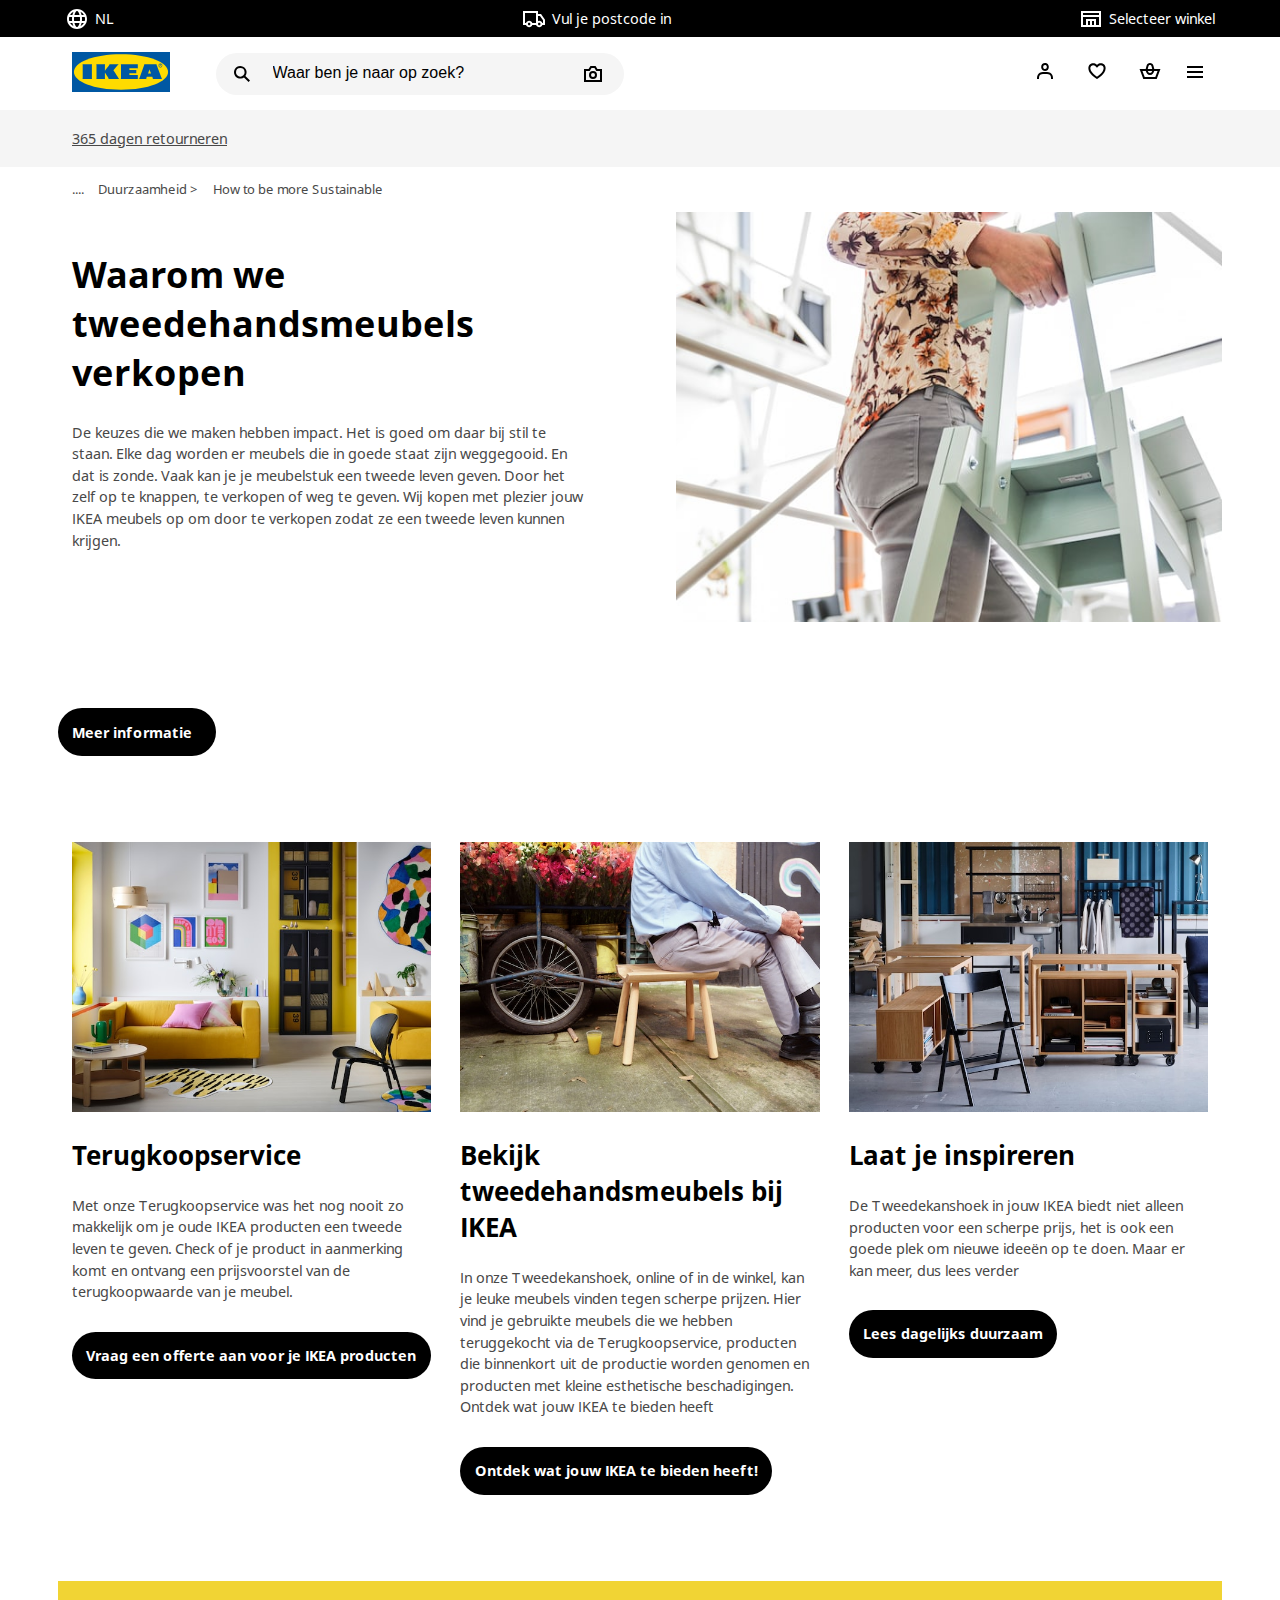
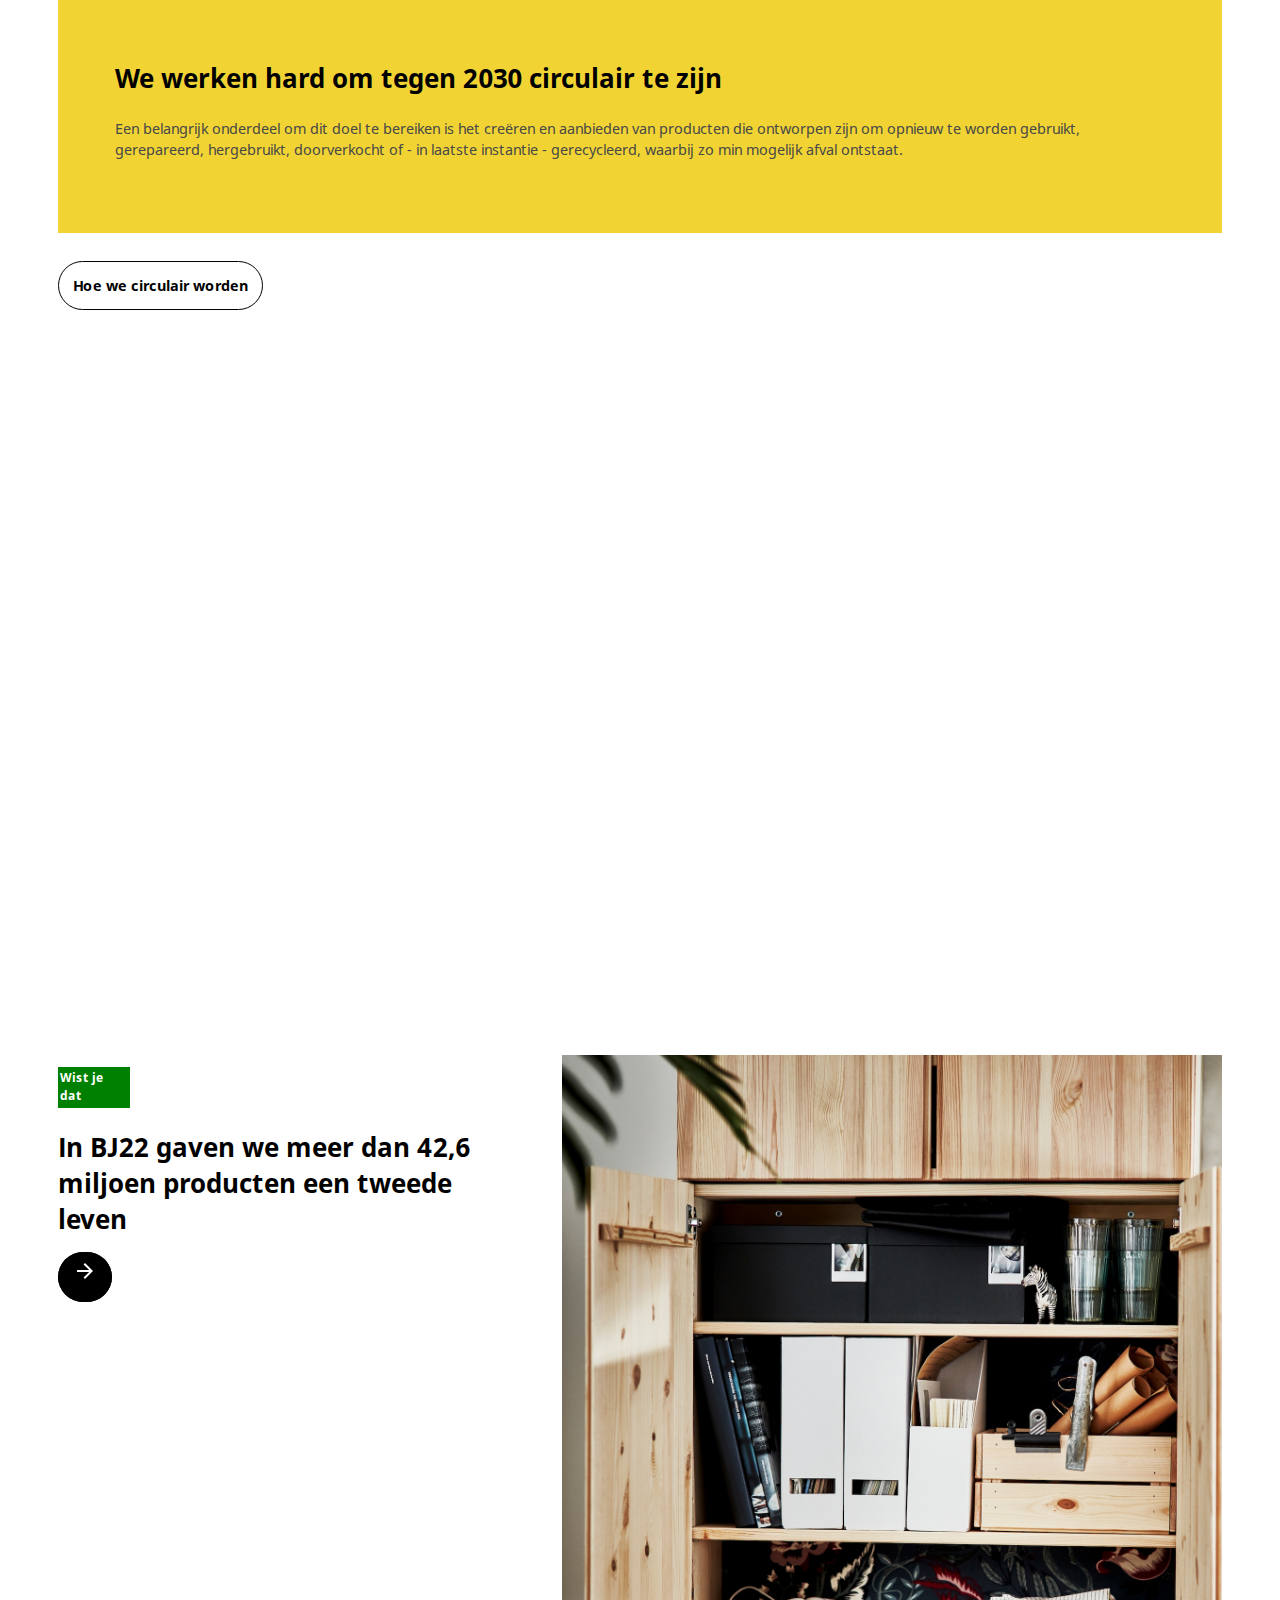
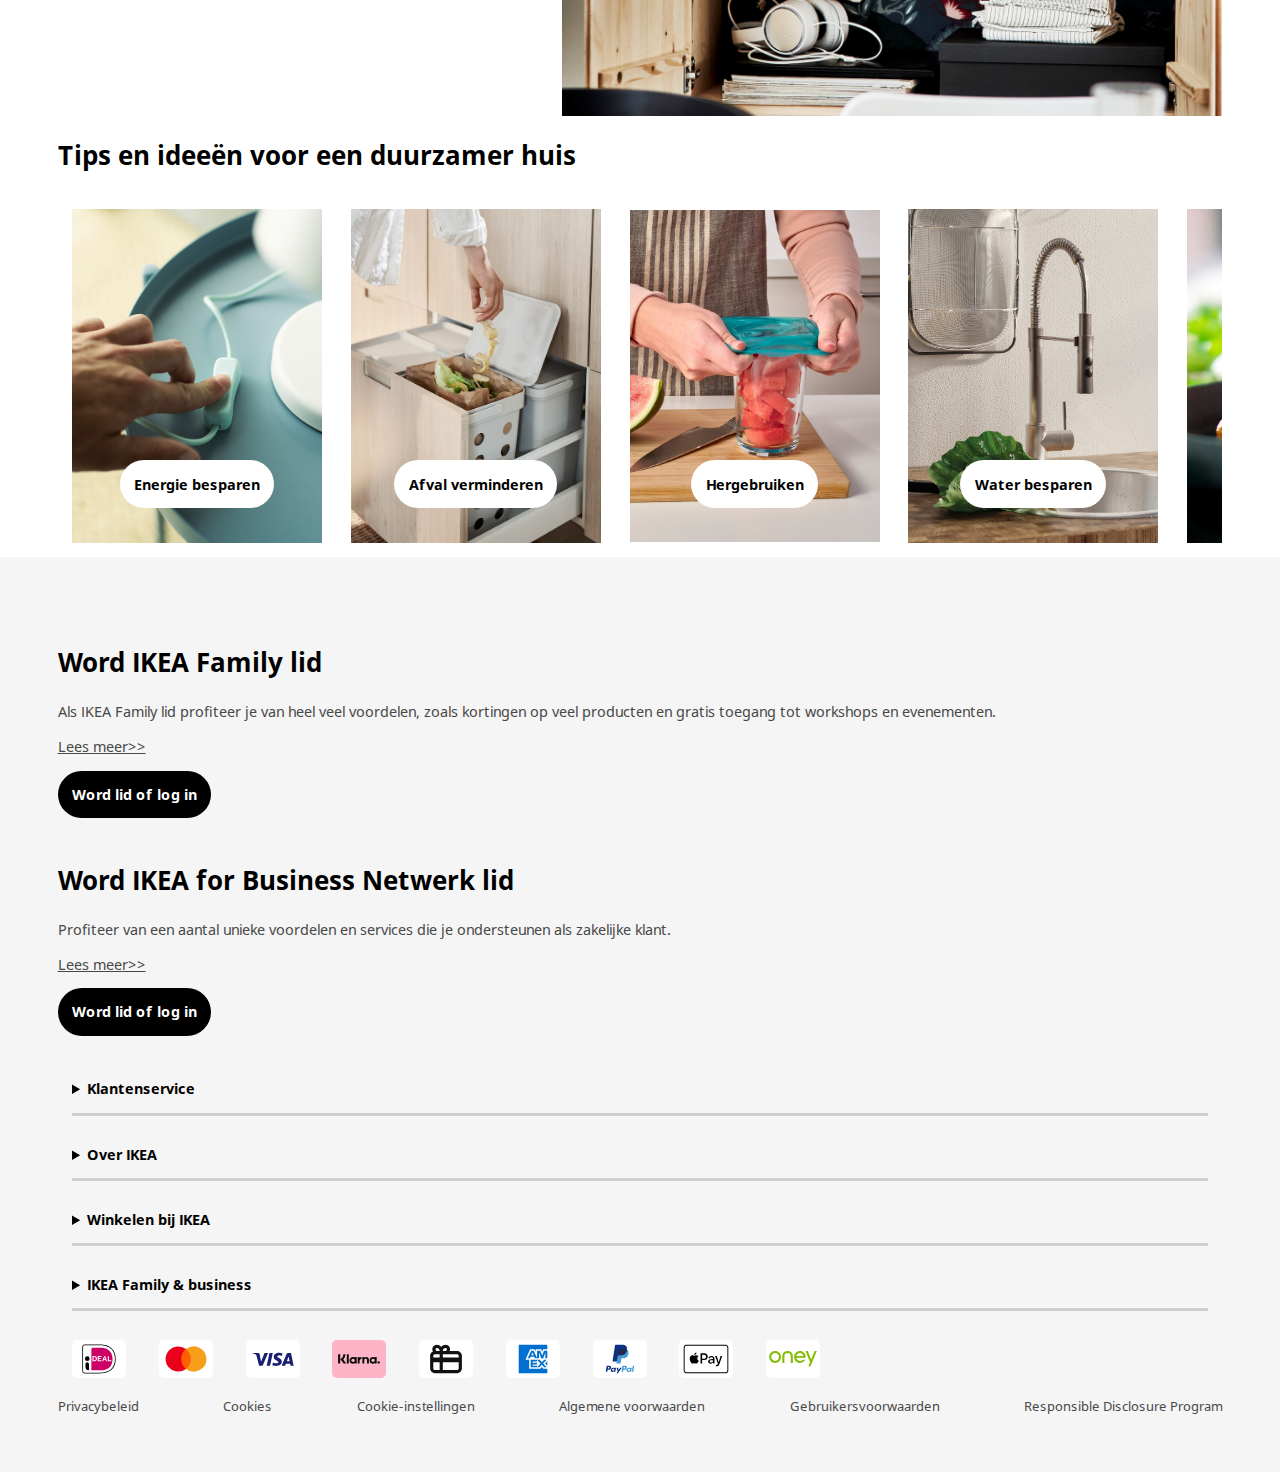
<file: pagina2.html>
<!DOCTYPE html>
<html lang="nl">
	
<head>
	<meta charset="UTF-8">
	<meta name="author" content="jouw naam">
	<meta name="viewport" content="width=device-width, initial-scale=1">
	<title>IKEA Nederland | Interieur Online bestellen - IKEA</title>
	<link href="styles/main.css" rel="stylesheet">
	<link href="styles/pagina2.css" rel="stylesheet">
	<link rel="icon" type="image/svg+xml" href="images/ikea.svg">
</head>

<body>
	<header>
		<nav>
			<ul>	
				<li><svg focusable="false" width="24" height="24" aria-hidden="true" class="hnf-svg-icon hnf-btn__icon"><path fill-rule="evenodd" clip-rule="evenodd" d="M13.7467 18.1766C12.9482 19.7737 12.2151 20 12 20c-.2151 0-.9482-.2263-1.7467-1.8234-.3065-.6131-.5745-1.3473-.7831-2.1766h5.0596c-.2086.8293-.4766 1.5635-.7831 2.1766zM14.8885 14h-5.777A17.7354 17.7354 0 0 1 9 12c0-.6949.0392-1.3641.1115-2h5.777c.0723.6359.1115 1.3051.1115 2 0 .6949-.0392 1.3641-.1115 2zm1.6955 2c-.2658 1.2166-.6492 2.307-1.1213 3.2138A8.0347 8.0347 0 0 0 18.9297 16H16.584zm3.164-2H16.9c.0656-.6462.1-1.3151.1-2 0-.6849-.0344-1.3538-.1-2h2.848A8.0156 8.0156 0 0 1 20 12a8.0156 8.0156 0 0 1-.252 2zm-.8183-6a8.035 8.035 0 0 0-3.467-3.2138c.4721.9068.8555 1.9972 1.1213 3.2138h2.3457zm-4.3999 0c-.2086-.8293-.4766-1.5635-.7831-2.1766C12.9482 4.2264 12.2151 4 12 4c-.2151 0-.9482.2263-1.7467 1.8234-.3065.613-.5745 1.3473-.7831 2.1766h5.0596zM7.416 8c.2658-1.2166.6491-2.307 1.1213-3.2138A8.035 8.035 0 0 0 5.0703 8H7.416zm-3.164 2A8.0147 8.0147 0 0 0 4 12c0 .6906.0875 1.3608.252 2H7.1a19.829 19.829 0 0 1-.1-2c0-.6849.0344-1.3538.1-2H4.252zm3.164 6H5.0704a8.0347 8.0347 0 0 0 3.467 3.2138C8.0651 18.307 7.6818 17.2166 7.4161 16zM22 12c0-5.5229-4.4772-10-10-10C6.4771 2 2 6.4771 2 12c0 5.5228 4.4771 10 10 10 5.5228 0 10-4.4772 10-10z"></path></svg><a href="#" aria-label="Selecteer een taal">NL</a></li>		<!-- SVG van Ikea website overgenomen -->
				<li><svg focusable="false" width="24" height="24" aria-hidden="true" class="hnf-svg-icon"><path fill-rule="evenodd" clip-rule="evenodd" d="M1 4h15v3h3.0246l3.9793 5.6848V18h-2.6567c-.4218 1.3056-1.6473 2.25-3.0933 2.25-1.446 0-2.6715-.9444-3.0932-2.25h-3.9044c-.4217 1.3056-1.6472 2.25-3.0932 2.25S4.4916 19.3056 4.0698 18H1V4zm3.0698 12c.4218-1.3056 1.6473-2.25 3.0933-2.25 1.446 0 2.6715.9444 3.0932 2.25H14V6H3v10h1.0698zM16 14.0007a3.24 3.24 0 0 1 1.2539-.2507c1.446 0 2.6715.9444 3.0933 2.25h.6567v-2.6848L17.9833 9H16v5.0007zM7.163 15.75c-.6903 0-1.25.5596-1.25 1.25s.5597 1.25 1.25 1.25c.6904 0 1.25-.5596 1.25-1.25s-.5596-1.25-1.25-1.25zm10.0909 0c-.6904 0-1.25.5596-1.25 1.25s.5596 1.25 1.25 1.25 1.25-.5596 1.25-1.25-.5596-1.25-1.25-1.25z"></path></svg><a href="#" aria-label="Vul je postcode in">Vul je postcode in</a></li>	<!-- SVG van Ikea website overgenomen -->
				<li><svg focusable="false" width="24" height="24" aria-hidden="true" class="hnf-svg-icon"><path fill-rule="evenodd" clip-rule="evenodd" d="M2 4v16h20V4H2zm2 4V6h16v2H4zm0 2v8h3v-6h10v6h3v-8H4zm11 4h-2v4h2v-4zm-4 0H9v4h2v-4z"></path></svg><a href="#" aria-label="Selecteer een winkel">Selecteer winkel</a></li>			<!-- SVG van Ikea website overgenomen -->
			</ul>
		</nav>
		<section>
			<a href src="pagina2.html"><img src="images/ikea.svg" alt="Homepagina"></a>
			<form>
				<svg width="24" height="24" viewBox="0 0 24 24" aria-hidden="true" class="svg-icon search-field__search-icon search-field__search-icon--show"><path fill-rule="evenodd" clip-rule="evenodd" d="M13.98 15.395a6.294 6.294 0 111.414-1.414l4.602 4.601-1.414 1.414-4.602-4.601zm.607-5.101a4.294 4.294 0 11-8.587 0 4.294 4.294 0 018.587 0z" fill="currentColor"></path></svg>
				<input type="text" id="fname" name="zoeken" placeholder="Waar ben je naar op zoek?">
				<svg width="24" height="24" viewBox="0 0 24 24" aria-hidden="true" class="svg-icon"><path fill-rule="evenodd" clip-rule="evenodd" d="M16.002 13a4 4 0 11-8 0 4 4 0 018 0zm-2 0a2 2 0 11-4 0 2 2 0 014 0z" fill="currentColor"></path><path fill-rule="evenodd" clip-rule="evenodd" d="M9.443 4L7.586 7H3v13h18V7h-4.586l-1.857-3H9.443zm1.114 2h2.886L15.3 9H19v9H5V9h3.7l1.857-3z" fill="currentColor"></path></svg>
			</form>
				<ul>
					<li><a href="#" aria-label="Profiel bekijken">
						<svg viewBox="0 0 24 24" focusable="false" width="24" height="24" aria-hidden="true" class="hnf-svg-icon hnf-btn__icon hnf-avatar-person__icon"><path fill-rule="evenodd" clip-rule="evenodd" d="M10.6724 6.4678c.2734-.2812.6804-.4707 1.3493-.4707.3971 0 .705.0838.9529.2225.241.1348.4379.3311.5934.6193l.0033.006c.1394.2541.237.6185.237 1.1403 0 .7856-.2046 1.2451-.4796 1.5278l-.0048.005c-.2759.2876-.679.4764-1.334.4764-.3857 0-.6962-.082-.956-.2241-.2388-.1344-.4342-.3293-.5888-.6147-.1454-.275-.2419-.652-.2419-1.1704 0-.7902.2035-1.2442.4692-1.5174zm1.3493-2.4717c-1.0834 0-2.054.3262-2.7838 1.0766-.7376.7583-1.0358 1.781-1.0358 2.9125 0 .7656.1431 1.483.4773 2.112l.0031.0058c.3249.602.785 1.084 1.3777 1.4154l.0062.0035c.5874.323 1.2368.4736 1.9235.4736 1.0818 0 2.0484-.3333 2.7755-1.0896.7406-.7627 1.044-1.786 1.044-2.9207 0-.7629-.1421-1.4784-.482-2.0996-.3247-.6006-.7844-1.0815-1.376-1.4125-.5858-.3276-1.2388-.477-1.9297-.477zM6.4691 16.8582c.2983-.5803.7228-1.0273 1.29-1.3572.5582-.3191 1.2834-.5049 2.2209-.5049h4.04c.9375 0 1.6626.1858 2.2209.5049.5672.3299.9917.7769 1.29 1.3572.3031.5896.4691 1.2936.4691 2.1379v1h2v-1c0-1.1122-.2205-2.1384-.6904-3.0523a5.3218 5.3218 0 0 0-2.0722-2.1769c-.9279-.5315-2.0157-.7708-3.2174-.7708H9.98c-1.1145 0-2.2483.212-3.2225.7737-.8982.5215-1.5928 1.2515-2.0671 2.174C4.2205 16.8577 4 17.8839 4 18.9961v1h2v-1c0-.8443.166-1.5483.4691-2.1379z"></path></svg>
					</a></li>
					<li><a href="#" aria-label="Lijst van favoriete items">
						<svg viewBox="0 0 24 24" focusable="false" width="24" height="24" aria-hidden="true" class="hnf-svg-icon hnf-btn__icon hnf-svg-icon hnf-svg-icon--heart"><path fill-rule="evenodd" clip-rule="evenodd" d="M19.205 5.599c.9541.954 1.4145 2.2788 1.4191 3.6137 0 3.0657-2.2028 5.7259-4.1367 7.5015-1.2156 1.1161-2.5544 2.1393-3.9813 2.9729L12 20.001l-.501-.3088c-.9745-.5626-1.8878-1.2273-2.7655-1.9296-1.1393-.9117-2.4592-2.1279-3.5017-3.5531-1.0375-1.4183-1.8594-3.1249-1.8597-4.9957-.0025-1.2512.3936-2.5894 1.419-3.6149 1.8976-1.8975 4.974-1.8975 6.8716 0l.3347.3347.336-.3347c1.8728-1.8722 4.9989-1.8727 6.8716 0zm-7.2069 12.0516c.6695-.43 1.9102-1.2835 3.1366-2.4096 1.8786-1.7247 3.4884-3.8702 3.4894-6.0264-.0037-.849-.2644-1.6326-.8333-2.2015-1.1036-1.1035-2.9413-1.0999-4.0445.0014l-1.7517 1.7448-1.7461-1.7462c-1.1165-1.1164-2.9267-1.1164-4.0431 0-1.6837 1.6837-.5313 4.4136.6406 6.0156.8996 1.2298 2.0728 2.3207 3.137 3.1722a24.3826 24.3826 0 0 0 2.0151 1.4497z"></path></svg>
					</a></li>
					<li><a href="#" aria-label="Bekijk winkelwagentje">
						<svg viewBox="0 0 24 24" focusable="false" width="24" height="24" aria-hidden="true" class="hnf-svg-icon hnf-svg-bag-default hnf-btn__icon"><path fill-rule="evenodd" clip-rule="evenodd" d="M11.9997 4c1.7048 0 2.9806 1.122 3.4578 2.7127.3246 1.0819.5718 2.1886.8335 3.2873h6.1517l-3.75 10H5.3067l-3.75-10h6.1516c.2617-1.0987.509-2.2054.8335-3.2873C9.019 5.122 10.2948 4 11.9997 4zm2.2348 6H9.7648c.2293-.9532.5299-2.1701.6927-2.7127C10.6838 6.533 11.1739 6 11.9997 6s1.3158.533 1.5421 1.2873c.1628.5426.4634 1.7595.6927 2.7127zm-9.7918 2 2.25 6h10.614l2.25-6h-3.3252c-.6633 2.1065-1.7665 4-4.2318 4-2.4654 0-3.5686-1.8935-4.2319-4h-3.325zm5.4308 0c.3635 1.0612.8841 2 2.1262 2 1.242 0 1.7626-.9388 2.1261-2H9.8735z"></path></svg>
					</a></li>
					<li><button aria-label="Menu openen"><svg viewBox="0 0 24 24" focusable="false" width="24" height="24" aria-hidden="true" class="hnf-svg-icon hnf-btn__icon"><path fill-rule="evenodd" clip-rule="evenodd" d="M20 8H4V6h16v2zm0 5H4v-2h16v2zm0 5H4v-2h16v2z"></path></svg></button></li>
				</ul>
		</section>
		<nav>
			<ul>
				<div>
				<li><p>Zoeken?</p></li>
				<li><button aria-label="Sluit menu"><svg viewBox="0 0 24 24" focusable="false" width="24" height="24" aria-hidden="true" class="hnf-svg-icon hnf-btn__icon"><path fill-rule="evenodd" clip-rule="evenodd" d="m12 13.4142 4.9497 4.9497 1.4142-1.4142L13.4142 12l4.9497-4.9498-1.4142-1.4142L12 10.5857 7.0502 5.636 5.636 7.0502 10.5857 12 5.636 16.9497l1.4142 1.4142L12 13.4142z"></path></svg></button></li>
				</div>
				<li><a href="#" aria-label="Bekijk alle producten">Shop alle producten</a></li>
				<li><a href="#" aria-label="Ontdek producten per ruimte">Ontdek per ruimte</a></li>
        		<li><a href="#" aria-label="Bekijk nieuwe verlaagde prijs">Nieuwe verlaagde prijs</a></li>
    		</ul>
    		<ul>
        		<li><a href="#" aria-label="Bekijk de aanbiedingen">Aanbiedingen</a></li>
        		<li><a href="#" aria-label="Bekijk nieuwe producten">Nieuw</a></li>
        		<li><a href="#" aria-label="Toegang tot klantenservice">Klantenservice</a></li>
        		<li><a href="#" aria-label="Inspiratie en ideeën">Inspiratie en ideeën</a></li>
			</ul>
			<ul>
				<li><a href="#" aria-label="Bekijk Ikea Family voordelen">Ikea Family</a></li>
				<li><a href="#" aria-label="Lees meer over duurzaamheid bij Ikea">Duurzaamheid</a></li>
				<li><a href="#" aria-label="Bekijk onze Ikea winkels">IKEA winkels</a></li>
				<li><a href="#" aria-label="Bezoek het Zweedse restaurant bij Ikea">Zweeds restaurant</a></li>
				<li><a href="#" aria-label="Bekijk producten in de Tweede Kans Hoek">Tweedekanshoek</a></li>
				<li><a href="#" aria-label="Bekijk Ikea for Business aanbod">Ikea for business</a></li>
				<li><a href="#" aria-label="Lees meer over Ikea">Dit is Ikea</a></li>
				<li><a href="#" aria-label="Informatie over werken bij Ikea">Werken bij Ikea</a></li>
				<li><a href="#" aria-label="Ontdek Ikea Circulair">Ikea Circuliar</a></li>
			</ul>
			<ul>
				<li><a href="#" aria-label="Bekijk betaalbare opbergaccessoires">Betaalbare opbergaccessoires</a></li>
			</ul>
		</nav>
        <section>
                <a href="#" aria-label="Producten binnen 365 dagen retourneren">365 dagen retourneren</a>
        </section>
        <section>
            <p>....</p>
            <p>Duurzaamheid  > </p>
            <p>How to be more Sustainable</p>
    </section>
	</header>

    <main>
      <section>
        <article>
        <h1>Waarom we tweedehandsmeubels verkopen</h1>
        <p>De keuzes die we maken hebben impact. Het is goed om daar bij stil te staan. Elke dag worden er meubels die in goede staat zijn weggegooid. En dat is zonde. Vaak kan je je meubelstuk een tweede leven geven. Door het zelf op te knappen, te verkopen of weg te geven. Wij kopen met plezier jouw IKEA meubels op om door te verkopen zodat ze een tweede leven kunnen krijgen.</p>
        </article>
        <img src="images/waarom-tweedehans.jpg" alt="een persoon die een mint groene stoel optilt">
        <a href="#" aria-label="Lees meer over waarom we tweedehandsmeubels verkopen">Meer informatie</a>
    </section>
    <section>
        <article>
            <img src="images/terugkoopservice.jpg" alt="woonkamer met gele bank">
            <h2>Terugkoopservice</h2>
            <p>Met onze Terugkoopservice was het nog nooit zo makkelijk om je oude IKEA producten een tweede leven te geven. Check of je product in aanmerking komt en ontvang een prijsvoorstel van de terugkoopwaarde van je meubel.</p>
            <a href="#" aria-label="Vraag een offerte aan voor je IKEA producten">Vraag een offerte aan voor je IKEA producten</a>
        </article>
        <article>
            <img src="images/tweedehandsmeubels.jpg" alt="man die op een houten krukje zit">
            <h2>Bekijk tweedehandsmeubels bij IKEA</h2>
            <p>In onze Tweedekanshoek, online of in de winkel, kan je leuke meubels vinden tegen scherpe prijzen. Hier vind je gebruikte meubels die we hebben teruggekocht via de Terugkoopservice, producten die binnenkort uit de productie worden genomen en producten met kleine esthetische beschadigingen. Ontdek wat jouw IKEA te bieden heeft</p>
            <a href="#" aria-label="Ontdek de tweedehands meubels bij IKEA">Ontdek wat jouw IKEA te bieden heeft!</a>
        </article>
        <article>
            <img src="images/laat-je-inspireren.jpg" alt="werkplaats voor meubels">
            <h2>Laat je inspireren</h2>
            <p>De Tweedekanshoek in jouw IKEA biedt niet alleen producten voor een scherpe prijs, het is ook een goede plek om nieuwe ideeën op te doen. Maar er kan meer, dus lees verder</p>
            <a href="#" aria-label="Lees meer over duurzaamheid bij IKEA">Lees dagelijks duurzaam</a>
        </article>
    </section> 
    <section>
        <h2>We werken hard om tegen 2030 circulair te zijn</h2>
        <p>Een belangrijk onderdeel om dit doel te bereiken is het creëren en aanbieden van producten die ontworpen zijn om opnieuw te worden gebruikt, gerepareerd, hergebruikt, doorverkocht of - in laatste instantie - gerecycleerd, waarbij zo min mogelijk afval ontstaat.</p>
    </section>
    <a href="#" aria-label="Hoe we circulair worden">Hoe we circulair worden</a>
    <section>
        <iframe width="560" height="315" src="https://www.youtube.com/embed/3NvxvXIhuM4?si=7yMg3psb2l-mCidI" title="YouTube video player" frameborder="0" allow="accelerometer; autoplay; clipboard-write; encrypted-media; gyroscope; picture-in-picture; web-share" referrerpolicy="strict-origin-when-cross-origin" allowfullscreen></iframe>
    </section>
    <section>
		<div>
        <p>Wist je dat</p>
        <h2>In BJ22 gaven we meer dan 42,6 miljoen producten een tweede leven</h2>
        <a href="#" aria-label="Klik om meer informatie te krijgen"><svg focusable="false" viewBox="0 0 24 24" width="24" height="24" class="pub__svg-icon pub__btn__icon" aria-hidden="true"><path fill-rule="evenodd" clip-rule="evenodd" d="m20.0008 12.0001-8-8.001-1.4143 1.414L16.1727 11H4v2h12.1723l-5.5868 5.5866 1.4141 1.4142 8.0012-8.0007z"></path></svg></a>
		</div>
		<img src="images/wist-je-dat.jpg" alt="houten kast vol met mappen en spullen">
    </section>
    <h2>Tips en ideeën voor een duurzamer huis</h2>
        <section>
			<article>
				<img src="images/energie-bepsaren.jpg" alt="lampje uitzetten met ee knopje">
				<a href="#" aria-label="Meer informatie over energie besparen">Energie besparen</a>
			  </article>
			  <article>
				<img src="images/afval-verminderen.jpg" alt="prullenbakken om afval te scheiden">
				<a href="#" aria-label="Meer informatie over afval verminderen">Afval verminderen</a>
			  </article>
			  <article>
				<img src="images/hergebruiken.jpg" alt="herbruikbaar blauw dekseltje">
				<a href="#" aria-label="Meer informatie over hergebruiken">Hergebruiken</a>
			  </article>
			  <article>
				<img src="images/water-besparen.jpg" alt="waterbesparende kraan">
				<a href="#" aria-label="Meer informatie over water besparen">Water besparen</a>
			  </article>
			  <article>
				<img src="images/beter-eten.jpg" alt="gehaktballetjes van de ikea">
				<a href="#" aria-label="Meer informatie over beter eten">Beter eten</a>
			  </article>
			  <article>
				<img src="images/zonnepanelen.jpg" alt="vrouw die de gordijnen open doet">
				<a href="#" aria-label="Meer informatie over zonnepanelen">Zonnepanelen</a>
			  </article>
		</section>
    </main>

	<footer>
		<article>
			<h2>Word IKEA Family lid</h2>
			<p>Als IKEA Family lid profiteer je van heel veel voordelen, zoals kortingen op veel producten en gratis toegang tot workshops en evenementen.</p>
			<ul>
				<li><a href="#" aria-label="Lees meer over IKEA Family lidmaatschap">Lees meer>></a></li>
				<li><a href="#" aria-label="Word IKEA Family lid of log in">Word lid of log in</a></li>
			</ul>
		</article>
		<article>
			<h2>Word IKEA for Business Netwerk lid</h2>
			<p>Profiteer van een aantal unieke voordelen en services die je ondersteunen als zakelijke klant.</p>
			<ul>
				<li><a href="#" aria-label="Lees meer over IKEA for Business Netwerk">Lees meer>></a></li>
				<li><a href="#" aria-label="Word IKEA Family lid of log in">Word lid of log in</a></li>
			</ul>
		</article>
		<article>
			<details>
				<summary aria-label="Meer informatie over klantenservice">Klantenservice</summary>
				<ul>
				  <li>Klantenservice</li>
				  <li>Mijn bestellingen</li>
				  <li>Ruilen en retourneren</li>
				  <li>Transport en bezorging</li>
				  <li>Voorraadinformatie</li>
				  <li>Services</li>
				  <li>Garantie</li>
				  <li>Product- en veiligheidswaarschuwingen</li>
				  <li>Persoonlijk interieuradvies</li>
				  <li>Feedback</li>
				</ul>
			  </details>
			  <details>
				<summary aria-label="Meer informatie over IKEA">Over IKEA</summary>
				<ul>
				  <li>Dit is IKEA</li>
				  <li>Het IKEA concept</li>
				  <li>Duurzaamheid</li>
				  <li>Wooninspiratie</li>
				  <li>IKEA nieuws</li>
				  <li>IKEA Series</li>
				  <li>Catalogus & brochures</li>
				  <li>Campagnes</li>
				  <li>Werken bij IKEA</li>
				  <li>Pers</li>
				</ul>
			  </details>
			  <details>
				<summary aria-label="Meer informatie over winkelen bij Ikea">Winkelen bij IKEA</summary>
				<ul>
				  <li>Openingstijden</li>
				  <li>Alle vestigingen</li>
				  <li>Aanbiedingen</li>
				  <li>Zweeds restaurant</li>
				  <li>Zweedse delicatessen</li>
				  <li>IKEA App</li>
				  <li>Cadeaukaart</li>
				  <li>Planners</li>
				</ul>
			  </details>
			  <details>
				<summary aria-label="Meer informatie over IKEA family & business">IKEA Family & business</summary>
				<ul>
				  <li>Log in</li>
				  <li>Meld je aan</li>
				  <li>Over IKEA Family</li>
				  <li>Voordelen</li>
				  <li>Activiteiten</li>
				  <li>IKEA Business</li>
				  <li>interieuradvies voor bedrijven</li>
				</ul>
			  </details>
		</article>
		<section>
			<img src="images/ideal.svg" alt="ideal logo">
			<img src="images/master-card.svg" alt="mastercard logo">
			<img src="images/visa.svg" alt="visa logo">
			<img src="images/klarna.svg" alt="klarna logo">
			<img src="images/ikea-gift-card.svg" alt="gift card logo">
			<img src="images/american-express.svg" alt="american express logo">
			<img src="images/paypal.svg" alt="paypal logo">
			<img src="images/apple-pay.svg" alt="apple pay logo">
			<img src="images/oney.svg" alt="oney logo">
		</section>
		<section>
			<a href="#" aria-label="Meer informatie over privacybeleid">Privacybeleid</a> 
			<a href="#" aria-label="Meer informatie over cookies">Cookies</a> 
			<a href="#" aria-label="Meer informatie over cookie-instellingen">Cookie-instellingen</a>
			<a href="#" aria-label="Meer informatie over de algemene voorwaarden">Algemene voorwaarden</a>
			<a href="#" aria-label="Meer informatie over gebruikersvoorwaarden" >Gebruikersvoorwaarden</a>
			<a href="#" aria-label="Meer informatie over responsible Disclosure Program">Responsible Disclosure Program</a>
		</section>
	</footer>
	<script src="scripts/script.js"></script>
</body>
</html>
</file>
<file: styles/main.css>
/*********************/
/* FONTS */
/*********************/

@font-face {
    font-family: "Ikea fontje";
    src: url('../fonts/noto-ikea-400.woff2');
    font-weight: 400;
}

@font-face {
    font-family: "Ikea fontje";
    src: url('../fonts/noto-ikea-700-bold.woff2');
    font-weight: 700;
}


/**************/
/* CSS REMEDY */
/**************/
*, *::after, *::before {
    box-sizing: border-box;
}


/*********************/
/* CUSTOM PROPERTIES */
/*********************/

:root {
    /* Header */
    --color-text-header: #ffffff;
    --color-backround-2: #000000;
    --color-svg: white;
    --color-zoekbalk: #f5f5f5;
    --color-zoekbalk-hover: #cfcfcf;
    
    /* Main */
    --color-text: #484848;
    --color-text-2: #ffffff;
    --color-headings: #000000;
    --color-link: #000000;
    --color-background: #ffffff;
    --color-background-3: #484848;
    --color-background-buttons-light: #ffffff;
    --color-background-buttons-dark: #000000;
    --color-accent: #f5f5f5;
    --color-accent-2: #cfcfcf;

    /* Footer */
    --color-link-footer: #000000;
    --color-background-footer: #f5f5f5;
}

@media (prefers-color-scheme: dark) {
    :root {
        /* Header */
        --color-text-header: #ffffff;
        --color-backround-header: #000000;
        --color-svg: white;
        --color-zoekbalk: #cfcfcf;
        --color-zoekbalk-hover: #cfcfcf;
        
        /* Main */
        --color-text: #ffffff;
        --color-text-2: #ffffff;
        --color-headings: #ffffff;
        --color-background: #484848;
        --color-background-2: #000000;
        --color-background-3: #000000;
        --color-background-buttons-light: #ffffff;
        --color-background-buttons-dark: #000000;
        --color-accent: #f5f5f5;
        --color-accent-2: #cfcfcf;
        
        /* Footer */
        --color-link-footer: #484848;
        --color-background-footer: #000000;
    }
}





/*********************/
/* BODY */
/*********************/

body {
    margin: 0;
    font-family: "Ikea fontje";
    font-size: 0.9em;
    color: var(--color-headings);
    background-color: var(--color-background);
}

body p {
    color: var(--color-text);
    line-height: 1.5em;
}


/*********************/
/* HEADER */
/*********************/

header nav:nth-of-type(1) {
    background-color: var(--color-backround-2);
    color: var(--color-text-header);
}

header nav:nth-of-type(1) ul {
    margin: 0;
    padding: 0;
    display: flex;
    justify-content: space-between;
    list-style: none;
}

header nav:nth-of-type(1) li {
    display: flex;
    align-items: center;
}

header nav:nth-of-type(1) svg {
    fill: var(--color-svg);
    margin: 0.5em;
    width: 23px;
    height: 23px;
}

header nav:nth-of-type(1) li:nth-of-type(3) {
    margin-right: 0.5em;
}

header nav:nth-of-type(1) a {
    color: var(--color-text-2);
    text-decoration: none;
    font-size: 0.8em;
}

header nav:nth-of-type(1) a:hover {
    text-decoration: underline;
}

/* Header logo, zoekbalk en icons */
header section:nth-of-type(1) {
    display: grid;
    grid-template-columns: 10em 4fr 1fr;
    align-items: center;
    margin: 0;
    padding: 0;
}

@media (width < 37.5em) {
    header section:nth-of-type(1) {
        grid-template-columns: 10em 4fr 1fr;
        grid-template-rows: repeat(2, 1fr);
    }
    header form {
        grid-column: 1/-1;
        grid-row-start: 2;
    }
}

header section:nth-of-type(1) a:nth-of-type(1) {
    margin: 1em;
    width: 7em;
}

header section:nth-of-type(1) ul {
    display: flex;
    padding: 0;
}

header section:nth-of-type(1) li {
    list-style: none;
}

header form {
    display: grid;
    grid-template-columns: 2em 1fr 2em;
    align-items: center;
    background-color: var(--color-zoekbalk);
    color: var(--color-link);
    margin-right: 1em;
    margin-left: 1em;
    padding-left: 1em;
    padding-right: 1em;
    border-radius: 2em;
}

header form:hover {
    background-color: var(--color-accent-2);
}

header form input {
    padding: 1em;
    background-color: var(--color-zoekbalk);
    border: 0;
    width: 70%;
}

header form input::placeholder {
    color: var(--color-link);
    font-size: 1.2em;
}

header form input:hover {
    background-color: var(--color-accent-2);
}

@media (width > 75em) {
    header form {
        width: 50%;
    }
}

/* Header uitklap navigatie */
header nav:nth-of-type(2) {
    position: fixed;
    inset: 0;
    background-color: var(--color-background);
    z-index: 1;
    translate: -100%;
    transition: 0.5s;
}

header nav:nth-of-type(2).open {
    translate: 0;
}

header button {
    z-index: 2;
    border: none;
    background-color: var(--color-background);
}

header nav:nth-of-type(2) ul {
    padding: 0;
}

header nav:nth-of-type(2) li {
    list-style: none;
    margin-left: 1em;
    padding: 1em;
}

header nav:nth-of-type(2) li p {
    background-color: var(--color-accent);
    color: var(--color-headings);
    width: 20vw;
    margin-right: 1em;
    margin-left: 1em;
    padding: 1em;
    border: 0;
    border-radius: 2em;
}

header nav:nth-of-type(2) div {
    display: flex;
    align-items: center;
}

header nav:nth-of-type(2) ul:nth-of-type(1) a {
    text-decoration: none;
    font-weight: 700;
    font-size: 1.8em;
    color: var(--color-headings);
}

header nav:nth-of-type(2) ul:nth-of-type(1) a:hover {
    text-decoration: underline;
}

header nav:nth-of-type(2) ul:nth-of-type(2) a {
    text-decoration: none;
    font-weight: 700;
    font-size: 1.4em;
    color: var(--color-headings);
}

header nav:nth-of-type(2) ul:nth-of-type(2) a:hover {
    text-decoration: underline;
}

header nav:nth-of-type(2) ul:nth-of-type(3) a {
    text-decoration: none;
    font-size: 1em;
    color: var(--color-headings);
}

header nav:nth-of-type(2) ul:nth-of-type(3) a:hover {
    text-decoration: underline;
}

@media (width > 37.5em) {
    header nav:nth-of-type(1) {
        padding-right: 3em;
        padding-left: 3em;
    }
    header section:nth-of-type(1) {
        padding-right: 3em;
        padding-left: 3em;
    }
}

@media (width > 56.25em) {
    header nav:nth-of-type(1) {
        padding-right: 4em;
        padding-left: 4em;
    }

    header nav:nth-of-type(1) a {
        font-size: 1em;
    }

    header section:nth-of-type(1) {
        padding-right: 4em;
        padding-left: 4em;
    }

    header nav:nth-of-type(2) {
        width: 31.25em;
        margin-right: auto;
    }
}

/*********************/
/* MAIN */
/*********************/

main {
    margin-right: 1.5em;
    margin-left: 1.5em;
}

@media (width > 37.5em) {
    main {
        margin-right: 3em;
        margin-left: 3em;
    }

    h1 {
        font-size: 2.5em;
    }

    h2 {
        font-size: 1.8em;
    }
}

@media (width > 56.25em) {
    main {
        margin-right: 4em;
        margin-left: 4em;
    }
}

@media (width > 112.5em) {
    main {
        width: 70%;
        margin: auto;
    }
}


/*********************/
/* FOOTER */
/*********************/

footer {
    background-color: var(--color-background-footer);
    padding: 1.5em;
}

footer article {
    margin-top: 2em;
}

footer article ul {
    padding: 0;
    gap: 1em;
}

footer article li {
    padding-bottom: 2em;
}

footer article li:nth-of-type(1) a {
    color: var(--color-text);
}

footer article li:nth-of-type(1) a:hover {
    color: var(--color-headings);
}

footer article li:nth-of-type(2) a {
    margin-top: 2em;
    padding: 1em;
    font-weight: 700;
    color: var(--color-text-2);
    background-color: var(--color-link-footer);
    border: none;
    border-radius: 30px;
    text-decoration: none;
}

footer article li:nth-of-type(2) a:hover {
    background-color: var(--color-text);
    text-decoration: none;
}

footer summary {
    margin: 1em;
    font-weight: 700;
    padding-bottom: 1em;
    border: var(--color-accent-2);
    border-bottom-style: solid;
}

footer li {
    padding-bottom: 1em;
    list-style: none;
}

footer section:nth-of-type(1) a {
    font-size: 0.9em;
    margin-top: 1em;
    text-decoration: none;
}

footer li:hover {
    text-decoration: underline;
}

footer img {
    border: 1px solid var(--color-background-2);
    border-radius: 5px;
    width: 3.75em;
    height: auto;
    margin: 1em;
}

footer section:nth-of-type(2) {
    display: flex;
    justify-content: space-between;
}

footer section:nth-of-type(2) a {
    color: var(--color-text);
    font-size: 0.9em;
	text-decoration: none;
}

@media (width > 37.5em) {
	footer {
       padding: 3em;
    }
}

@media (width > 56.25em) {
	footer {
        padding: 4em;
    }
}
</file>
<file: styles/pagina2.css>
/**************/
/* CSS REMEDY */
/**************/
*, *::after, *::before {
    box-sizing: border-box;
}

/**************/
/* HEADER  */
/**************/
header section:nth-of-type(2) {
    padding: 1.3em;
    background-color: var(--color-accent);
}

header section:nth-of-type(2) a {
    color: var(--color-text);
}

header section:nth-of-type(3) {
    display: flex;
    margin-left: 1em;
    gap: 1em;
}

header section:nth-of-type(3) p {
    font-size: 0.9em;
}

header section:nth-of-type(3) p:hover {
    text-decoration: underline;
}

@media (width > 37.5em) {
    header section:nth-of-type(2) {
        padding-right: 3em;
        padding-left: 4em;
    }

    header section:nth-of-type(3) {
        padding-right: 3em;
        padding-left: 3em;
    }
}

@media (width > 56.25em) {
    header section:nth-of-type(2) {
        padding-right: 4em;
        padding-left: 5em;
    }

    header section:nth-of-type(3) {
        padding-right: 4em;
        padding-left: 4em;
    }
}

/* section 1: waarom tweedehansmeubels */
main section:nth-of-type(1) {
    display: grid;
    grid-template-columns: 1fr;
}

main section:nth-of-type(1) div {
    grid-column: 1 / -1;
}

main section:nth-of-type(1) img {
    width: 100%;
    height: auto;
}

main section:nth-of-type(1) a {
    text-decoration: none;
    margin-top: 1em;
    padding: 1em;
    width: 11em;
    font-weight: 700;
    color: var(--color-text-2);
    background-color: var(--color-backround-2);
    border: none;
    border-radius: 30px;
}

main section:nth-of-type(1) a:hover {
    background-color: var(--color-text);
}

@media (width > 50em) {
    main section:nth-of-type(1) {
        grid-template-columns: 1fr 1fr;
        gap: 5em;
    }
}

/* section 2: terug koop service */
main section:nth-of-type(2) {
    display: grid;
    grid-template-columns: 1fr;
}

main section:nth-of-type(2) p {
    margin-bottom: 2em;
}

main section:nth-of-type(2) img {
    margin-top: 5em;
    width: 100%;
    height: auto;
}

main section:nth-of-type(2) a {
    display: inline-block;
    text-align: center;
    text-decoration: none;
    padding: 1em;
    font-weight: 700;
    color: var(--color-text-2);
    background-color: var(--color-background-buttons-dark);
    border: none;
    border-radius: 30px;
}

main section:nth-of-type(2) a:hover {
    background-color: var(--color-text);
}

@media (width > 37.5em) {
    main section:nth-of-type(2) {
        grid-template-columns: 1fr 1fr 1fr;
    }

    main section:nth-of-type(2) img {
        width: 100%;
        height: auto;
    }

    main article {
        margin: 1em;
    }
}

/* section 3: circulair */
main section:nth-of-type(3) {
    margin-top: 5em;
    margin-bottom: 3em;
    padding: 4em;
    background-color: #f1d434;
}

main a {
    padding: 1em;
    font-size: 1em;
    text-decoration: none;
    color: #000000;
    font-weight: 700;
    background-color: rgb(255, 255, 255);
    border: 1px solid rgb(0, 0, 0);
    border-radius: 50px;
}

main a:hover {
    border: 2px solid rgb(0, 0, 0);
}

/* section 4: video */
main section:nth-of-type(4) iframe {
    margin-top: 4em;
    width: 100%;
    aspect-ratio: 560 / 315;
    height: auto;
}

/* section 5: 42,6 miljoen producten */
main section:nth-of-type(5) {
    display: grid;
    grid-template-columns: 1fr;
    margin-top: 3em;
}

main section:nth-of-type(5) img {
    grid-row: 1;
    width: 100%;
    height: auto;
}

main section:nth-of-type(5) p {
    background-color: green;
    padding: 0.2em;
    width: 6em;
    color: var(--color-text-2);
    font-weight: 700;
    font-size: smaller;
}

main section:nth-of-type(5) a {
    background-color: var(--color-background-buttons-dark);
}

main section:nth-of-type(5) a:hover {
    background-color: var(--color-text);
}

main section:nth-of-type(5) svg {
    fill: var(--color-text-2);
}

@media (width > 56.25em) {
    main section:nth-of-type(5) {
        grid-template-columns: 30em 1fr;
        gap: 5em;
    }

    main section:nth-of-type(5) img {
        grid-column: 2;
    }
}

/* section 6: tips en ideeen voor duurzamer huis */
main section:nth-of-type(6) {
    display: flex;
    overflow-x: scroll;
    position: relative;
}

main section:nth-of-type(6) img {
    width: 250px;
    height: auto;
}

main section:nth-of-type(6) article {
    display: flex;
    justify-content: center;
    align-items: center;
    margin-right: 1em;
}

main section:nth-of-type(6) a {
    display: inline-block;
    margin-top: 15em;
    position: absolute;
    color: var(--color-headings);
    text-decoration: none;
    padding: 1em;
    font-weight: 700;
    background-color: var(--color-background);
    border: none;
    border-radius: 30px;
}

main section:nth-of-type(6) a:hover {
    background-color: var(--color-accent);
}
</file>
